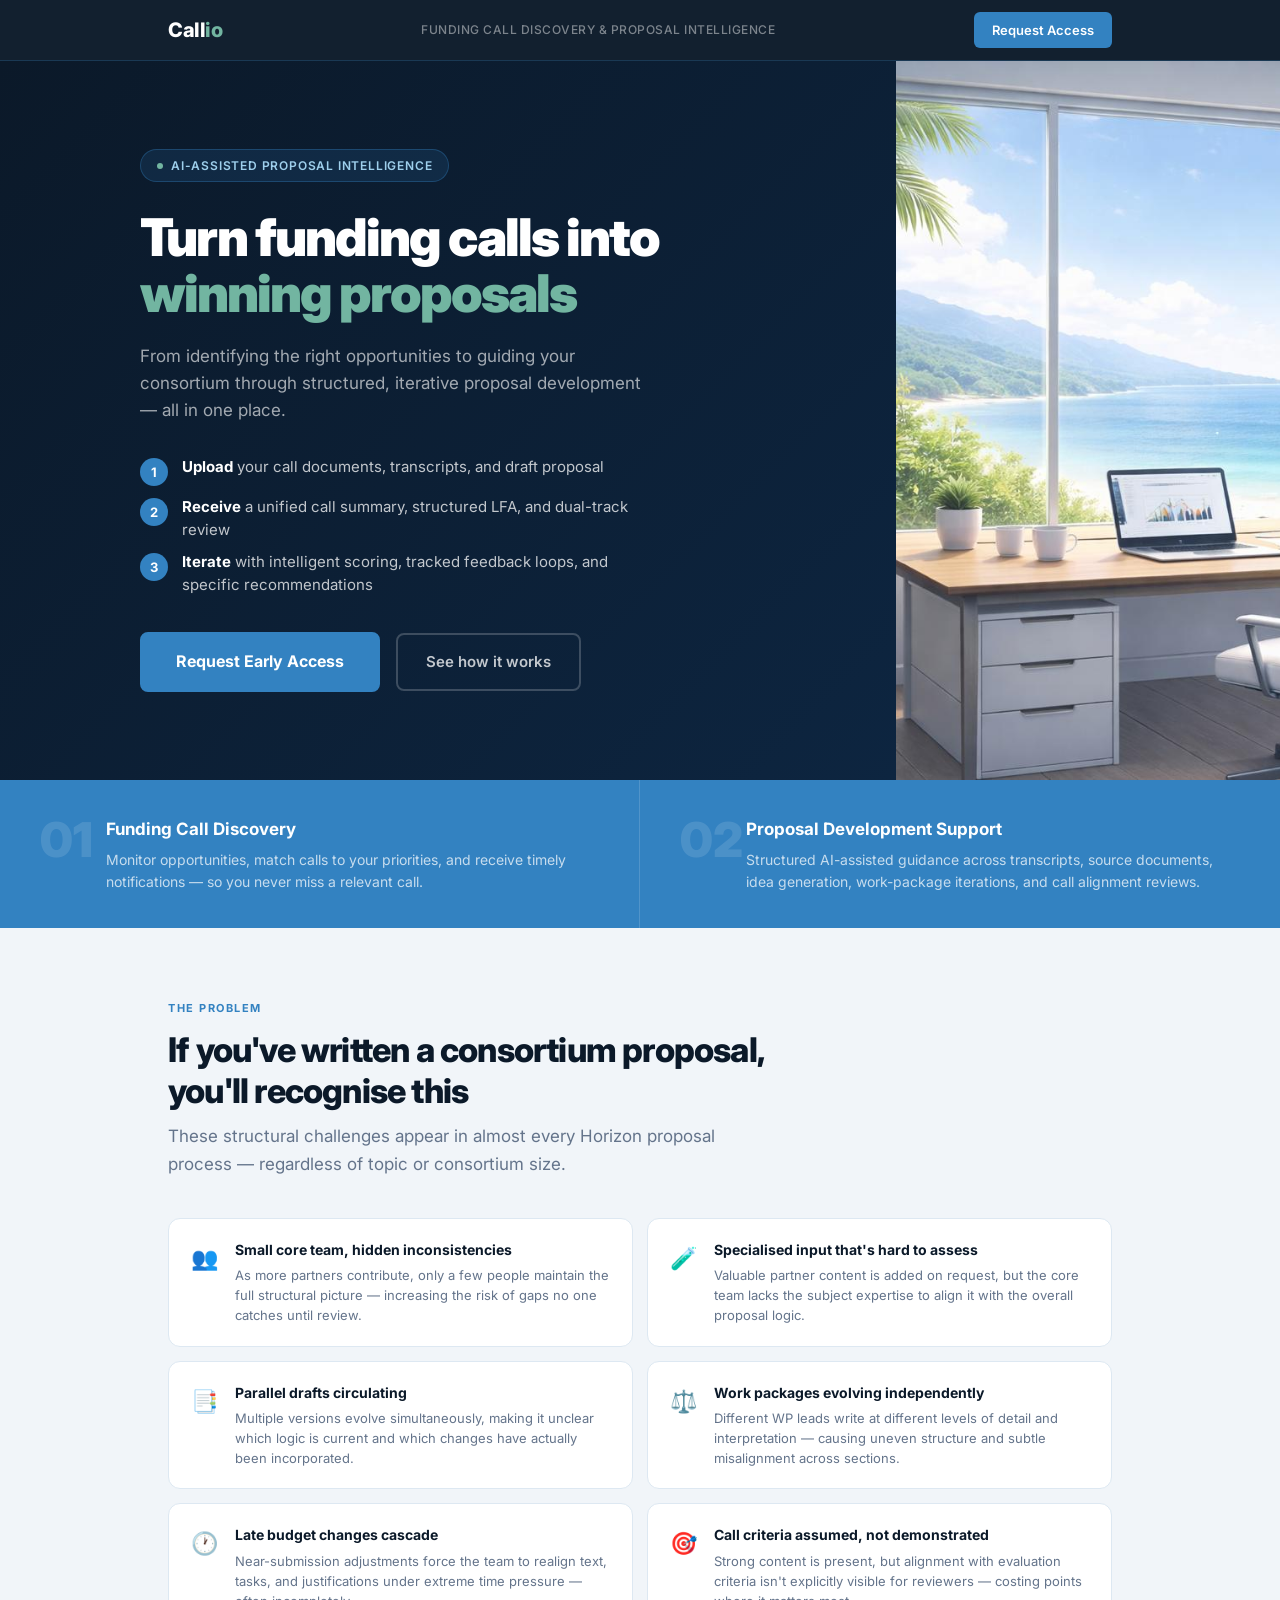
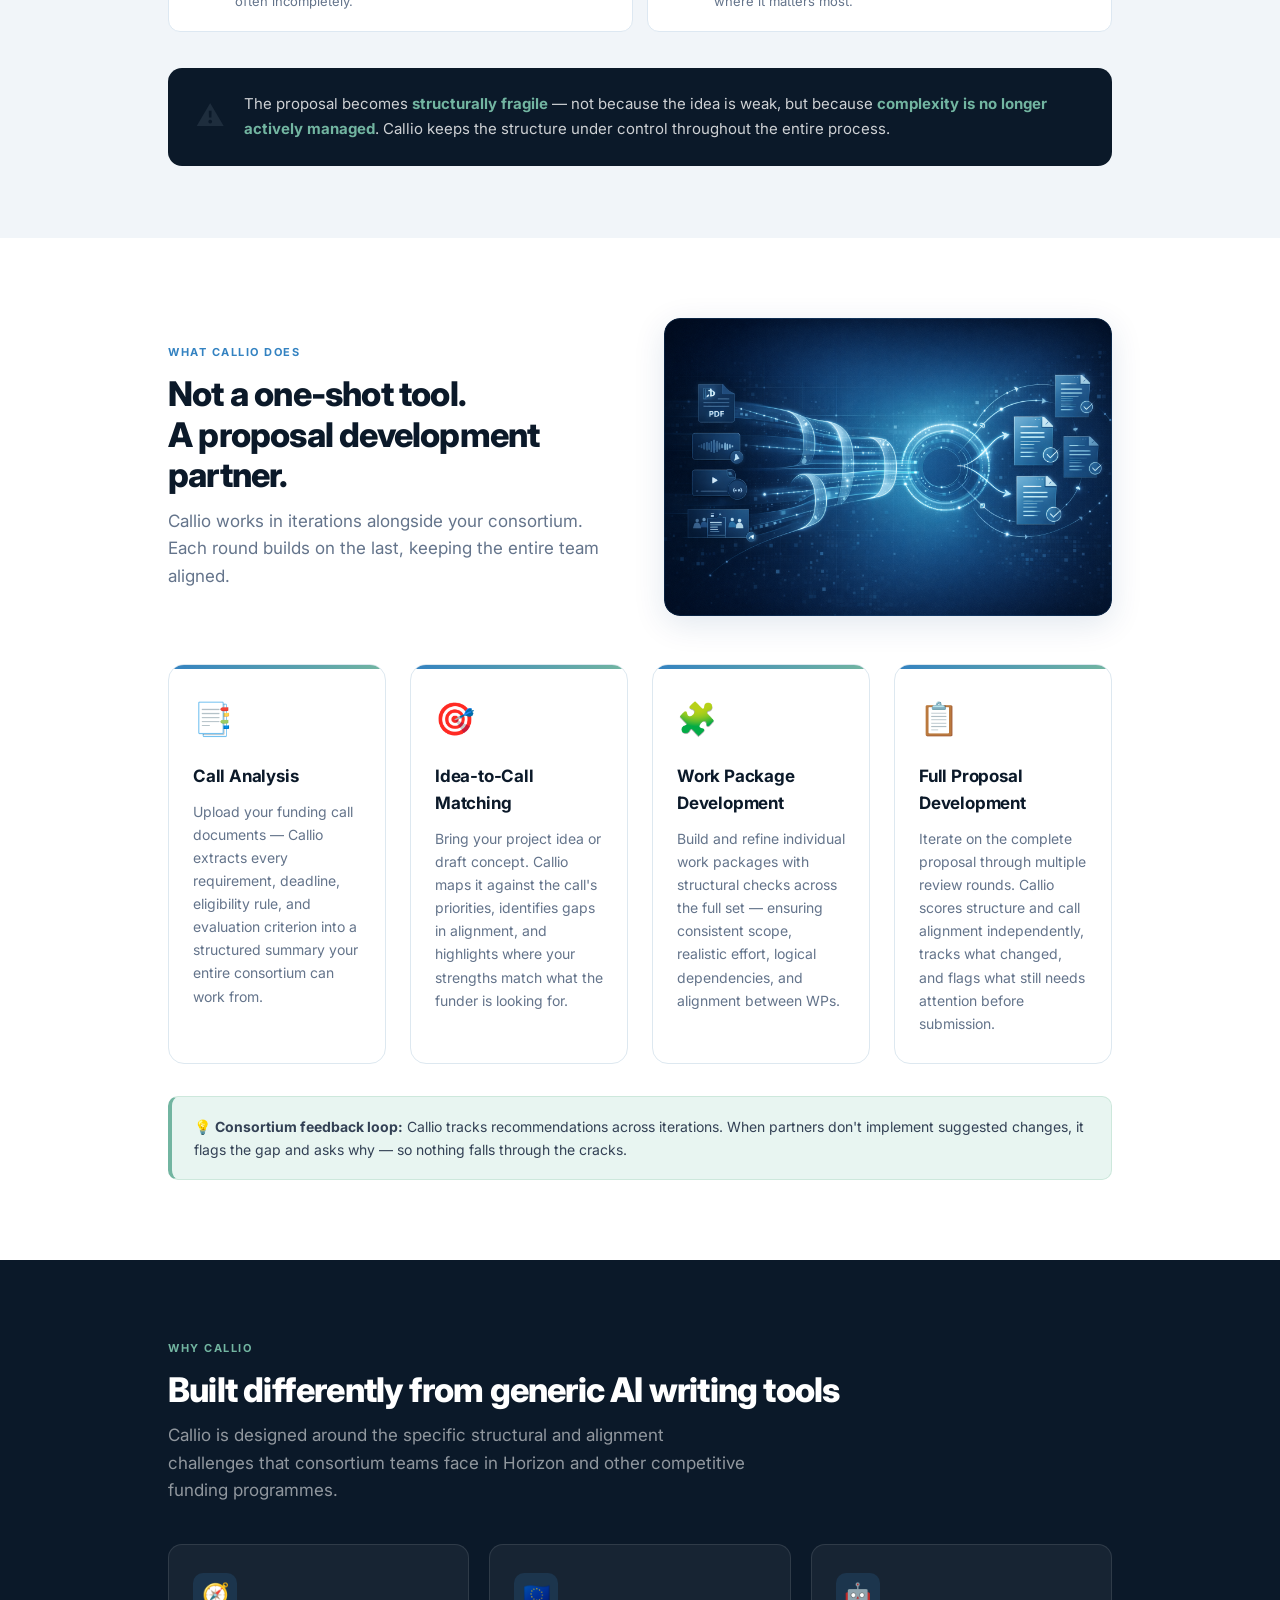
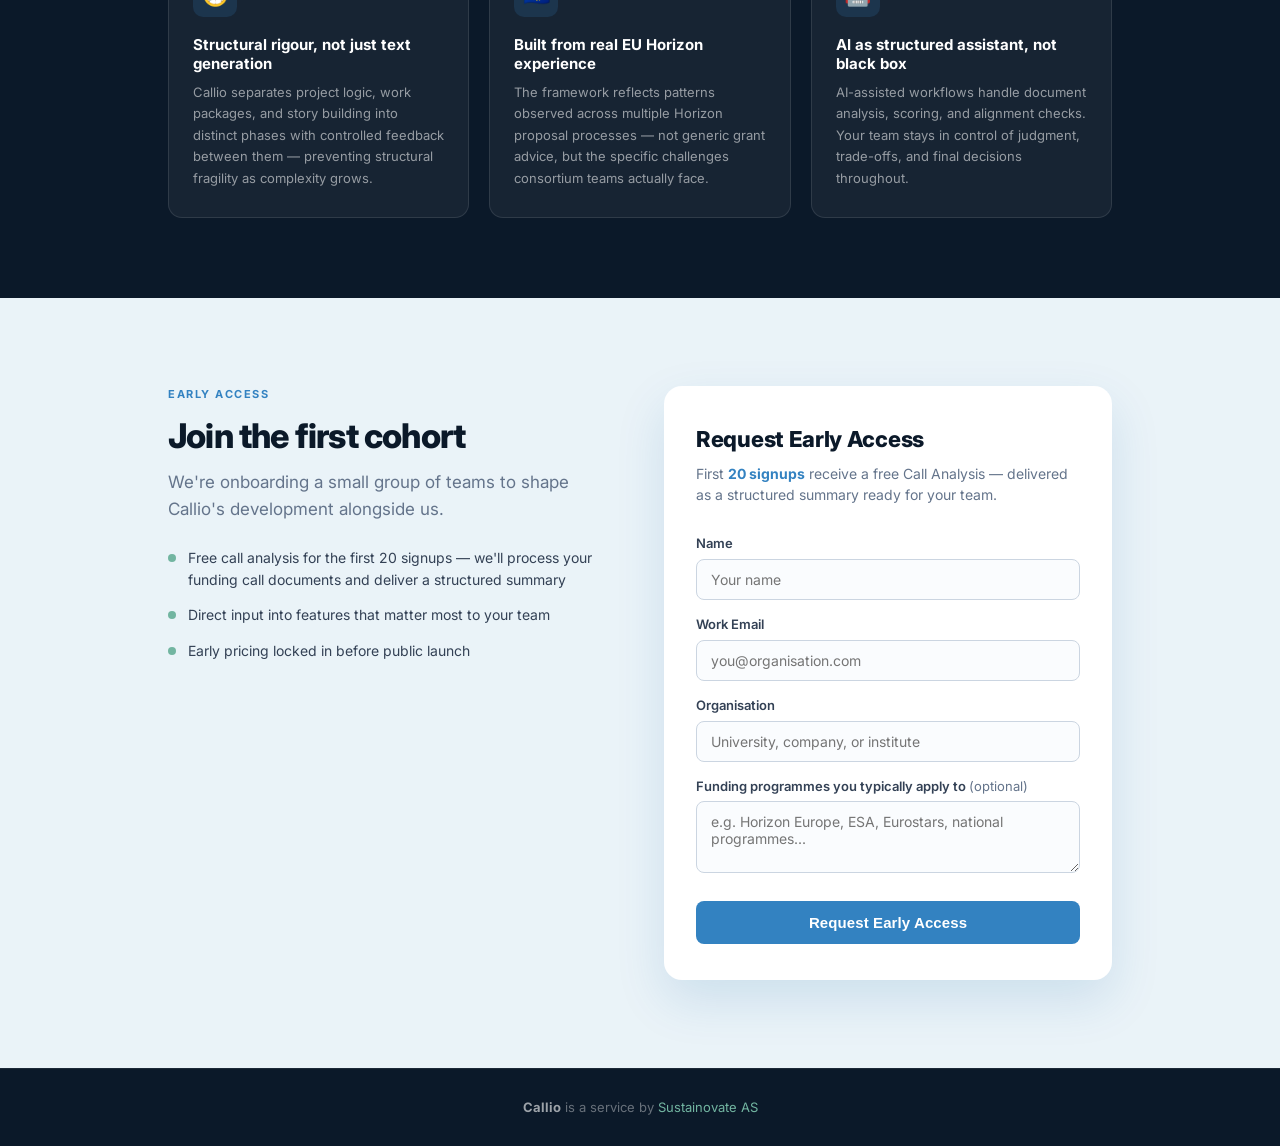
<file: index.html>
<!DOCTYPE html>
<html lang="en">
<head>
<meta charset="UTF-8">
<meta name="viewport" content="width=device-width, initial-scale=1.0">
<title>Callio — Opportunity & Proposal Intelligence</title>
<meta name="description" content="Upload your funding call documents. Get structured proposal intelligence — in hours, not weeks.">
<link rel="preconnect" href="https://fonts.googleapis.com">
<link rel="preconnect" href="https://fonts.gstatic.com" crossorigin>
<link href="https://fonts.googleapis.com/css2?family=Inter:wght@400;500;600;700;800;900&display=swap" rel="stylesheet">
<style>
*, *::before, *::after { box-sizing: border-box; margin: 0; padding: 0; }

:root {
  --sv-blue:        #3382c1;
  --sv-blue-dark:   #005ca2;
  --sv-blue-deeper: #003f73;
  --sv-green:       #72b5a1;
  --sv-green-dark:  #4a9080;
  --sv-blue-tint:   #eaf3f8;
  --sv-green-tint:  #e8f5f1;

  --dark:      #0b1929;
  --gray-900:  #1e2d3d;
  --gray-700:  #334155;
  --gray-500:  #64748b;
  --gray-300:  #cbd5e1;
  --gray-100:  #f1f5f9;
  --white:     #ffffff;
}

html { scroll-behavior: smooth; }

body {
  font-family: 'Inter', -apple-system, BlinkMacSystemFont, sans-serif;
  color: var(--gray-900);
  line-height: 1.6;
  -webkit-font-smoothing: antialiased;
  background: #fff;
}

.container {
  max-width: 1000px;
  margin: 0 auto;
  padding: 0 28px;
}

/* ===================== NAV ===================== */
nav {
  position: sticky;
  top: 0;
  z-index: 100;
  background: rgba(11, 25, 41, 0.97);
  backdrop-filter: blur(8px);
  border-bottom: 1px solid rgba(51, 130, 193, 0.25);
  padding: 0;
}
nav .container {
  display: flex;
  justify-content: space-between;
  align-items: center;
  height: 60px;
}
.logo {
  font-size: 20px;
  font-weight: 800;
  color: var(--white);
  text-decoration: none;
  letter-spacing: -0.5px;
}
.logo em {
  font-style: normal;
  color: var(--sv-green);
}
.nav-tag {
  font-size: 12px;
  font-weight: 500;
  color: rgba(255,255,255,0.45);
  letter-spacing: 0.5px;
  text-transform: uppercase;
  display: none;
}
@media (min-width: 640px) { .nav-tag { display: block; } }
.nav-cta {
  display: none;
  padding: 8px 18px;
  background: var(--sv-blue);
  color: var(--white);
  border-radius: 6px;
  font-size: 13px;
  font-weight: 600;
  text-decoration: none;
  transition: background 0.2s;
}
.nav-cta:hover { background: var(--sv-blue-dark); }
@media (min-width: 640px) { .nav-cta { display: block; } }

/* ===================== HERO ===================== */
.hero {
  display: grid;
  grid-template-columns: 1fr;
  min-height: 0;
}
@media (min-width: 800px) {
  .hero { grid-template-columns: 7fr 3fr; }
}
.hero-content {
  background: linear-gradient(135deg, var(--dark) 0%, #0d2540 100%);
  padding: 72px 40px 72px 28px;
  display: flex;
  flex-direction: column;
  justify-content: center;
}
@media (min-width: 800px) {
  .hero-content { padding: 80px 56px 80px 48px; }
}
@media (min-width: 1100px) {
  .hero-content { padding: 88px 64px 88px calc((100vw - 1000px) / 2); }
}
.hero-image {
  display: none;
  background: url('assets/hero-bg.jpg') 25% center/cover no-repeat;
  min-height: 320px;
}
@media (min-width: 800px) {
  .hero-image { display: block; min-height: 480px; }
}
.hero-eyebrow {
  display: inline-flex;
  align-items: center;
  gap: 8px;
  background: rgba(51,130,193,0.15);
  border: 1px solid rgba(51,130,193,0.35);
  border-radius: 100px;
  padding: 6px 16px;
  font-size: 12px;
  font-weight: 600;
  color: #9ecfec;
  letter-spacing: 0.8px;
  text-transform: uppercase;
  margin-bottom: 28px;
  align-self: flex-start;
}
.hero-eyebrow span {
  width: 6px; height: 6px;
  background: var(--sv-green);
  border-radius: 50%;
  display: inline-block;
}
.hero h1 {
  font-size: clamp(34px, 5vw, 52px);
  font-weight: 900;
  color: var(--white);
  letter-spacing: -2px;
  line-height: 1.08;
}
.hero h1 em {
  font-style: normal;
  color: var(--sv-green);
}
.hero-sub {
  font-size: clamp(15px, 2vw, 17px);
  color: rgba(255,255,255,0.62);
  margin-top: 20px;
  max-width: 520px;
  line-height: 1.6;
  font-weight: 400;
}
.hero-steps {
  display: flex;
  flex-direction: column;
  gap: 10px;
  max-width: 520px;
  margin: 32px 0 0;
  text-align: left;
}
.hero-step {
  display: flex;
  align-items: flex-start;
  gap: 14px;
}
.hero-step-num {
  width: 28px;
  height: 28px;
  min-width: 28px;
  background: var(--sv-blue);
  color: var(--white);
  border-radius: 50%;
  display: flex;
  align-items: center;
  justify-content: center;
  font-weight: 700;
  font-size: 13px;
  margin-top: 2px;
}
.hero-step-text {
  font-size: 15px;
  color: rgba(255,255,255,0.75);
  line-height: 1.5;
}
.hero-step-text strong {
  color: var(--white);
  font-weight: 700;
}
.hero-actions {
  display: flex;
  align-items: center;
  gap: 16px;
  margin-top: 36px;
  flex-wrap: wrap;
}
.btn-primary {
  padding: 15px 34px;
  background: var(--sv-blue);
  color: var(--white);
  font-size: 16px;
  font-weight: 700;
  border-radius: 8px;
  text-decoration: none;
  border: 2px solid var(--sv-blue);
  transition: background 0.2s, border-color 0.2s, transform 0.15s;
  display: inline-block;
}
.btn-primary:hover {
  background: var(--sv-blue-dark);
  border-color: var(--sv-blue-dark);
  transform: translateY(-2px);
}
.btn-ghost {
  padding: 15px 28px;
  color: rgba(255,255,255,0.75);
  font-size: 15px;
  font-weight: 600;
  border-radius: 8px;
  text-decoration: none;
  border: 2px solid rgba(255,255,255,0.2);
  transition: border-color 0.2s, color 0.2s;
  display: inline-block;
}
.btn-ghost:hover {
  border-color: rgba(255,255,255,0.45);
  color: var(--white);
}

/* ===================== TWO PILLARS STRIP ===================== */
.pillars {
  background: var(--sv-blue);
  padding: 0;
}
.pillar-grid {
  display: grid;
  grid-template-columns: 1fr;
}
@media (min-width: 640px) { .pillar-grid { grid-template-columns: 1fr 1fr; } }
.pillar {
  padding: 36px 40px;
  display: flex;
  align-items: flex-start;
  gap: 18px;
}
.pillar:first-child {
  border-right: 1px solid rgba(255,255,255,0.15);
}
.pillar-num {
  font-size: 48px;
  font-weight: 900;
  color: rgba(255,255,255,0.12);
  line-height: 1;
  min-width: 48px;
}
.pillar-body h3 {
  font-size: 17px;
  font-weight: 700;
  color: var(--white);
  margin-bottom: 6px;
}
.pillar-body p {
  font-size: 14px;
  color: rgba(255,255,255,0.72);
  line-height: 1.55;
}

/* ===================== PAIN ===================== */
.pain-strip {
  padding: 72px 0;
  background: var(--gray-100);
}
.section-label {
  font-size: 11px;
  font-weight: 700;
  letter-spacing: 1.5px;
  text-transform: uppercase;
  color: var(--sv-blue);
  margin-bottom: 12px;
}
.section-heading {
  font-size: clamp(24px, 4vw, 34px);
  font-weight: 800;
  color: var(--dark);
  letter-spacing: -0.8px;
  line-height: 1.2;
  margin-bottom: 12px;
}
.section-sub {
  font-size: 17px;
  color: var(--gray-500);
  max-width: 580px;
  line-height: 1.6;
  margin-bottom: 40px;
}
.pain-grid {
  display: grid;
  grid-template-columns: 1fr;
  gap: 14px;
}
@media (min-width: 640px) { .pain-grid { grid-template-columns: 1fr 1fr; } }
.pain-card {
  background: var(--white);
  border: 1px solid #dde8f2;
  border-radius: 12px;
  padding: 20px 22px;
  display: flex;
  gap: 16px;
  align-items: flex-start;
}
.pain-icon {
  font-size: 22px;
  min-width: 28px;
  margin-top: 2px;
}
.pain-card h3 {
  font-size: 14px;
  font-weight: 700;
  color: var(--dark);
  margin-bottom: 4px;
}
.pain-card p {
  font-size: 13px;
  color: var(--gray-500);
  line-height: 1.55;
}
.pain-callout {
  margin-top: 36px;
  background: var(--dark);
  border-radius: 14px;
  padding: 24px 28px;
  display: flex;
  align-items: flex-start;
  gap: 16px;
}
.pain-callout-icon {
  font-size: 28px;
  min-width: 32px;
  margin-top: 2px;
}
.pain-callout p {
  font-size: 15px;
  color: rgba(255,255,255,0.8);
  line-height: 1.65;
}
.pain-callout strong { color: var(--sv-green); }

/* ===================== CAPABILITIES ===================== */
.capabilities {
  padding: 80px 0;
  background: var(--white);
}
.cap-grid {
  display: grid;
  grid-template-columns: 1fr;
  gap: 24px;
}
@media (min-width: 640px) { .cap-grid { grid-template-columns: repeat(2, 1fr); } }
@media (min-width: 900px) { .cap-grid { grid-template-columns: repeat(4, 1fr); } }
.cap-card {
  border: 1px solid #dde8f0;
  border-radius: 16px;
  padding: 28px 24px;
  transition: transform 0.2s, box-shadow 0.2s;
  position: relative;
  overflow: hidden;
}
.cap-card::before {
  content: '';
  position: absolute;
  top: 0; left: 0; right: 0;
  height: 4px;
  background: linear-gradient(90deg, var(--sv-blue), var(--sv-green));
  border-radius: 16px 16px 0 0;
}
.cap-card:hover {
  transform: translateY(-4px);
  box-shadow: 0 16px 40px rgba(0, 92, 162, 0.12);
}
.cap-icon {
  font-size: 32px;
  margin-bottom: 18px;
  display: block;
}
.cap-card h3 {
  font-size: 17px;
  font-weight: 700;
  color: var(--dark);
  margin-bottom: 10px;
  letter-spacing: -0.2px;
}
.cap-card p {
  font-size: 14px;
  color: var(--gray-500);
  line-height: 1.65;
}
.cap-intro {
  display: grid;
  grid-template-columns: 1fr;
  gap: 36px;
  align-items: center;
  margin-bottom: 48px;
}
@media (min-width: 760px) {
  .cap-intro { grid-template-columns: 1fr 1fr; gap: 48px; }
}
.cap-intro .section-sub { margin-bottom: 0; }
.cap-intro-visual {
  position: relative;
  border-radius: 16px;
  overflow: hidden;
  box-shadow: 0 8px 32px rgba(0, 60, 115, 0.12);
}
.cap-intro-visual img {
  width: 100%;
  display: block;
  border-radius: 16px;
}
.cap-intro-visual::after {
  content: '';
  position: absolute;
  inset: 0;
  border-radius: 16px;
  border: 1px solid rgba(51, 130, 193, 0.18);
  pointer-events: none;
}
.caps-note {
  margin-top: 32px;
  border: 1px solid #cde8dc;
  border-left: 4px solid var(--sv-green);
  border-radius: 10px;
  background: var(--sv-green-tint);
  padding: 18px 22px;
}
.caps-note p {
  font-size: 14px;
  color: var(--gray-700);
  line-height: 1.65;
}

/* ===================== WHY CALLIO ===================== */
.why {
  background: var(--dark);
  padding: 80px 0;
}
.why .section-label { color: var(--sv-green); }
.why .section-heading { color: var(--white); }
.why .section-sub { color: rgba(255,255,255,0.55); }
.why-grid {
  display: grid;
  grid-template-columns: 1fr;
  gap: 20px;
}
@media (min-width: 640px) { .why-grid { grid-template-columns: repeat(3, 1fr); } }
.why-card {
  background: rgba(255,255,255,0.05);
  border: 1px solid rgba(255,255,255,0.1);
  border-radius: 14px;
  padding: 28px 24px;
  transition: background 0.2s;
}
.why-card:hover { background: rgba(51,130,193,0.12); }
.why-card-icon {
  width: 44px;
  height: 44px;
  background: rgba(51,130,193,0.18);
  border-radius: 10px;
  display: flex;
  align-items: center;
  justify-content: center;
  font-size: 22px;
  margin-bottom: 18px;
}
.why-card h3 {
  font-size: 15px;
  font-weight: 700;
  color: var(--white);
  margin-bottom: 8px;
  line-height: 1.3;
}
.why-card p {
  font-size: 13px;
  color: rgba(255,255,255,0.55);
  line-height: 1.65;
}

/* ===================== WAITLIST ===================== */
.waitlist {
  padding: 88px 0;
  background: var(--sv-blue-tint);
}
.waitlist-inner {
  display: grid;
  grid-template-columns: 1fr;
  gap: 48px;
  align-items: start;
}
@media (min-width: 760px) { .waitlist-inner { grid-template-columns: 1fr 1fr; } }
.waitlist-left .section-label { color: var(--sv-blue); }
.waitlist-left .section-heading { color: var(--dark); }
.waitlist-left .section-sub { color: var(--gray-500); margin-bottom: 24px; }
.waitlist-benefit {
  display: flex;
  align-items: flex-start;
  gap: 12px;
  margin-bottom: 14px;
}
.waitlist-benefit-dot {
  width: 8px;
  height: 8px;
  min-width: 8px;
  background: var(--sv-green);
  border-radius: 50%;
  margin-top: 7px;
}
.waitlist-benefit p {
  font-size: 14px;
  color: var(--gray-700);
  line-height: 1.55;
}
.waitlist-box {
  background: var(--white);
  border-radius: 18px;
  padding: 36px 32px;
  box-shadow: 0 20px 50px rgba(0, 92, 162, 0.13);
}
.waitlist-box h2 {
  font-size: 22px;
  font-weight: 800;
  color: var(--dark);
  margin-bottom: 6px;
  letter-spacing: -0.3px;
}
.waitlist-box .offer {
  font-size: 14px;
  color: var(--gray-500);
  margin-bottom: 28px;
  line-height: 1.5;
}
.waitlist-box .offer strong { color: var(--sv-blue); }
.form-group { margin-bottom: 14px; }
.form-group label {
  display: block;
  font-size: 13px;
  font-weight: 600;
  color: var(--gray-700);
  margin-bottom: 5px;
}
.form-group input,
.form-group textarea {
  width: 100%;
  padding: 11px 14px;
  font-size: 14px;
  border: 1.5px solid var(--gray-300);
  border-radius: 8px;
  font-family: inherit;
  color: var(--gray-900);
  background: #fafcfe;
  transition: border-color 0.2s, box-shadow 0.2s;
}
.form-group input:focus,
.form-group textarea:focus {
  outline: none;
  border-color: var(--sv-blue);
  box-shadow: 0 0 0 3px rgba(51, 130, 193, 0.15);
  background: #fff;
}
.form-group textarea { resize: vertical; min-height: 72px; }
.form-group .optional { color: var(--gray-500); font-weight: 400; }
.submit-btn {
  width: 100%;
  padding: 13px;
  background: var(--sv-blue);
  color: var(--white);
  font-size: 15px;
  font-weight: 700;
  border: none;
  border-radius: 8px;
  cursor: pointer;
  transition: background 0.2s, transform 0.15s;
  margin-top: 6px;
  letter-spacing: 0.1px;
}
.submit-btn:hover {
  background: var(--sv-blue-dark);
  transform: translateY(-1px);
}
.submit-btn:disabled { background: var(--gray-300); cursor: not-allowed; }
.form-success {
  display: none;
  text-align: center;
  padding: 24px 0;
}
.form-success .check {
  width: 56px; height: 56px;
  background: var(--sv-green-tint);
  border-radius: 50%;
  display: flex;
  align-items: center;
  justify-content: center;
  font-size: 26px;
  margin: 0 auto 14px;
  color: var(--sv-green-dark);
}
.form-success h3 { font-size: 19px; font-weight: 700; color: var(--dark); margin-bottom: 8px; }
.form-success p { font-size: 14px; color: var(--gray-500); }
.form-error {
  display: none;
  background: #fef2f2;
  border: 1px solid #fecaca;
  color: #dc2626;
  padding: 11px 14px;
  border-radius: 8px;
  font-size: 13px;
  margin-bottom: 14px;
}

/* ===================== FOOTER ===================== */
footer {
  background: var(--dark);
  padding: 28px 0;
  text-align: center;
  border-top: 1px solid rgba(255,255,255,0.07);
}
footer p { font-size: 13px; color: rgba(255,255,255,0.38); }
footer a { color: var(--sv-green); text-decoration: none; }
footer a:hover { text-decoration: underline; }
</style>
</head>
<body>

<!-- NAV -->
<nav>
  <div class="container">
    <a href="#" class="logo">Call<em>io</em></a>
    <span class="nav-tag">Funding Call Discovery &amp; Proposal Intelligence</span>
    <a href="#waitlist" class="nav-cta">Request Access</a>
  </div>
</nav>

<!-- HERO -->
<section class="hero">
  <div class="hero-content">
    <div class="hero-eyebrow"><span></span>AI-assisted proposal intelligence</div>
    <h1>Turn funding calls into <em>winning proposals</em></h1>
    <p class="hero-sub">From identifying the right opportunities to guiding your consortium through structured, iterative proposal development — all in one place.</p>
    <div class="hero-steps">
      <div class="hero-step">
        <div class="hero-step-num">1</div>
        <div class="hero-step-text"><strong>Upload</strong> your call documents, transcripts, and draft proposal</div>
      </div>
      <div class="hero-step">
        <div class="hero-step-num">2</div>
        <div class="hero-step-text"><strong>Receive</strong> a unified call summary, structured LFA, and dual-track review</div>
      </div>
      <div class="hero-step">
        <div class="hero-step-num">3</div>
        <div class="hero-step-text"><strong>Iterate</strong> with intelligent scoring, tracked feedback loops, and specific recommendations</div>
      </div>
    </div>
    <div class="hero-actions">
      <a href="#waitlist" class="btn-primary">Request Early Access</a>
      <a href="#capabilities" class="btn-ghost">See how it works</a>
    </div>
  </div>
  <div class="hero-image"></div>
</section>

<!-- TWO PILLARS -->
<div class="pillars">
  <div class="pillar-grid">
    <div class="pillar">
      <div class="pillar-num">01</div>
      <div class="pillar-body">
        <h3>Funding Call Discovery</h3>
        <p>Monitor opportunities, match calls to your priorities, and receive timely notifications — so you never miss a relevant call.</p>
      </div>
    </div>
    <div class="pillar">
      <div class="pillar-num">02</div>
      <div class="pillar-body">
        <h3>Proposal Development Support</h3>
        <p>Structured AI-assisted guidance across transcripts, source documents, idea generation, work-package iterations, and call alignment reviews.</p>
      </div>
    </div>
  </div>
</div>

<!-- PAIN -->
<section class="pain-strip">
  <div class="container">
    <div class="section-label">The Problem</div>
    <div class="section-heading">If you've written a consortium proposal,<br>you'll recognise this</div>
    <div class="section-sub">These structural challenges appear in almost every Horizon proposal process — regardless of topic or consortium size.</div>
    <div class="pain-grid">
      <div class="pain-card">
        <div class="pain-icon">👥</div>
        <div>
          <h3>Small core team, hidden inconsistencies</h3>
          <p>As more partners contribute, only a few people maintain the full structural picture — increasing the risk of gaps no one catches until review.</p>
        </div>
      </div>
      <div class="pain-card">
        <div class="pain-icon">🧪</div>
        <div>
          <h3>Specialised input that's hard to assess</h3>
          <p>Valuable partner content is added on request, but the core team lacks the subject expertise to align it with the overall proposal logic.</p>
        </div>
      </div>
      <div class="pain-card">
        <div class="pain-icon">📑</div>
        <div>
          <h3>Parallel drafts circulating</h3>
          <p>Multiple versions evolve simultaneously, making it unclear which logic is current and which changes have actually been incorporated.</p>
        </div>
      </div>
      <div class="pain-card">
        <div class="pain-icon">⚖️</div>
        <div>
          <h3>Work packages evolving independently</h3>
          <p>Different WP leads write at different levels of detail and interpretation — causing uneven structure and subtle misalignment across sections.</p>
        </div>
      </div>
      <div class="pain-card">
        <div class="pain-icon">🕐</div>
        <div>
          <h3>Late budget changes cascade</h3>
          <p>Near-submission adjustments force the team to realign text, tasks, and justifications under extreme time pressure — often incompletely.</p>
        </div>
      </div>
      <div class="pain-card">
        <div class="pain-icon">🎯</div>
        <div>
          <h3>Call criteria assumed, not demonstrated</h3>
          <p>Strong content is present, but alignment with evaluation criteria isn't explicitly visible for reviewers — costing points where it matters most.</p>
        </div>
      </div>
    </div>
    <div class="pain-callout">
      <div class="pain-callout-icon">⚠️</div>
      <p>The proposal becomes <strong>structurally fragile</strong> — not because the idea is weak, but because <strong>complexity is no longer actively managed</strong>. Callio keeps the structure under control throughout the entire process.</p>
    </div>
  </div>
</section>

<!-- CAPABILITIES -->
<section class="capabilities" id="capabilities">
  <div class="container">
    <div class="cap-intro">
      <div>
        <div class="section-label">What Callio Does</div>
        <div class="section-heading">Not a one-shot tool.<br>A proposal development partner.</div>
        <div class="section-sub">Callio works in iterations alongside your consortium. Each round builds on the last, keeping the entire team aligned.</div>
      </div>
      <div class="cap-intro-visual">
        <img src="assets/callio-flow.png" alt="Funding documents and transcripts flowing through Callio into structured, aligned proposal outputs" loading="lazy">
      </div>
    </div>
    <div class="cap-grid">
      <div class="cap-card">
        <span class="cap-icon">📑</span>
        <h3>Call Analysis</h3>
        <p>Upload your funding call documents — Callio extracts every requirement, deadline, eligibility rule, and evaluation criterion into a structured summary your entire consortium can work from.</p>
      </div>
      <div class="cap-card">
        <span class="cap-icon">🎯</span>
        <h3>Idea-to-Call Matching</h3>
        <p>Bring your project idea or draft concept. Callio maps it against the call's priorities, identifies gaps in alignment, and highlights where your strengths match what the funder is looking for.</p>
      </div>
      <div class="cap-card">
        <span class="cap-icon">🧩</span>
        <h3>Work Package Development</h3>
        <p>Build and refine individual work packages with structural checks across the full set — ensuring consistent scope, realistic effort, logical dependencies, and alignment between WPs.</p>
      </div>
      <div class="cap-card">
        <span class="cap-icon">📋</span>
        <h3>Full Proposal Development</h3>
        <p>Iterate on the complete proposal through multiple review rounds. Callio scores structure and call alignment independently, tracks what changed, and flags what still needs attention before submission.</p>
      </div>
    </div>
    <div class="caps-note">
      <p>💡 <strong>Consortium feedback loop:</strong> Callio tracks recommendations across iterations. When partners don't implement suggested changes, it flags the gap and asks why — so nothing falls through the cracks.</p>
    </div>
  </div>
</section>

<!-- WHY CALLIO -->
<section class="why">
  <div class="container">
    <div class="section-label">Why Callio</div>
    <div class="section-heading">Built differently from generic AI writing tools</div>
    <div class="section-sub">Callio is designed around the specific structural and alignment challenges that consortium teams face in Horizon and other competitive funding programmes.</div>
    <div class="why-grid">
      <div class="why-card">
        <div class="why-card-icon">🧭</div>
        <h3>Structural rigour, not just text generation</h3>
        <p>Callio separates project logic, work packages, and story building into distinct phases with controlled feedback between them — preventing structural fragility as complexity grows.</p>
      </div>
      <div class="why-card">
        <div class="why-card-icon">🇪🇺</div>
        <h3>Built from real EU Horizon experience</h3>
        <p>The framework reflects patterns observed across multiple Horizon proposal processes — not generic grant advice, but the specific challenges consortium teams actually face.</p>
      </div>
      <div class="why-card">
        <div class="why-card-icon">🤖</div>
        <h3>AI as structured assistant, not black box</h3>
        <p>AI-assisted workflows handle document analysis, scoring, and alignment checks. Your team stays in control of judgment, trade-offs, and final decisions throughout.</p>
      </div>
    </div>
  </div>
</section>

<!-- WAITLIST -->
<section class="waitlist" id="waitlist">
  <div class="container">
    <div class="waitlist-inner">
      <div class="waitlist-left">
        <div class="section-label">Early Access</div>
        <div class="section-heading">Join the first cohort</div>
        <div class="section-sub">We're onboarding a small group of teams to shape Callio's development alongside us.</div>
        <div class="waitlist-benefit">
          <div class="waitlist-benefit-dot"></div>
          <p>Free call analysis for the first 20 signups — we'll process your funding call documents and deliver a structured summary</p>
        </div>
        <div class="waitlist-benefit">
          <div class="waitlist-benefit-dot"></div>
          <p>Direct input into features that matter most to your team</p>
        </div>
        <div class="waitlist-benefit">
          <div class="waitlist-benefit-dot"></div>
          <p>Early pricing locked in before public launch</p>
        </div>
      </div>
      <div>
        <div class="waitlist-box">
          <h2>Request Early Access</h2>
          <p class="offer">First <strong>20 signups</strong> receive a free Call Analysis — delivered as a structured summary ready for your team.</p>

          <div class="form-error" id="formError"></div>

          <form id="waitlistForm">
            <div class="form-group">
              <label for="name">Name</label>
              <input type="text" id="name" name="name" required placeholder="Your name">
            </div>
            <div class="form-group">
              <label for="email">Work Email</label>
              <input type="email" id="email" name="email" required placeholder="you@organisation.com">
            </div>
            <div class="form-group">
              <label for="organization">Organisation</label>
              <input type="text" id="organization" name="organization" required placeholder="University, company, or institute">
            </div>
            <div class="form-group">
              <label for="programs">Funding programmes you typically apply to <span class="optional">(optional)</span></label>
              <textarea id="programs" name="programs" placeholder="e.g. Horizon Europe, ESA, Eurostars, national programmes..."></textarea>
            </div>
            <button type="submit" class="submit-btn" id="submitBtn">Request Early Access</button>
          </form>

          <div class="form-success" id="formSuccess">
            <div class="check">✓</div>
            <h3>You're on the list!</h3>
            <p>We'll be in touch soon to discuss your funding calls and proposal-development workflow.</p>
          </div>
        </div>
      </div>
    </div>
  </div>
</section>

<footer>
  <div class="container">
    <p><strong style="color:rgba(255,255,255,0.6)">Callio</strong> is a service by <a href="https://sustainovate.com" target="_blank">Sustainovate AS</a></p>
  </div>
</footer>

<script>
document.getElementById('waitlistForm').addEventListener('submit', async function(e) {
  e.preventDefault();
  const btn = document.getElementById('submitBtn');
  const errorEl = document.getElementById('formError');
  errorEl.style.display = 'none';
  btn.disabled = true;
  btn.textContent = 'Submitting...';
  const data = {
    name: document.getElementById('name').value.trim(),
    email: document.getElementById('email').value.trim(),
    organization: document.getElementById('organization').value.trim(),
    programs: document.getElementById('programs').value.trim(),
    timestamp: new Date().toISOString()
  };
  try {
    const res = await fetch('/api/waitlist.php', {
      method: 'POST',
      headers: { 'Content-Type': 'application/json' },
      body: JSON.stringify(data)
    });
    if (res.ok) {
      document.getElementById('waitlistForm').style.display = 'none';
      document.getElementById('formSuccess').style.display = 'block';
    } else {
      const err = await res.json().catch(() => ({}));
      throw new Error(err.message || 'Something went wrong. Please try again.');
    }
  } catch (error) {
    errorEl.textContent = error.message;
    errorEl.style.display = 'block';
    btn.disabled = false;
    btn.textContent = 'Request Early Access';
  }
});
</script>

</body>
</html>
</file>
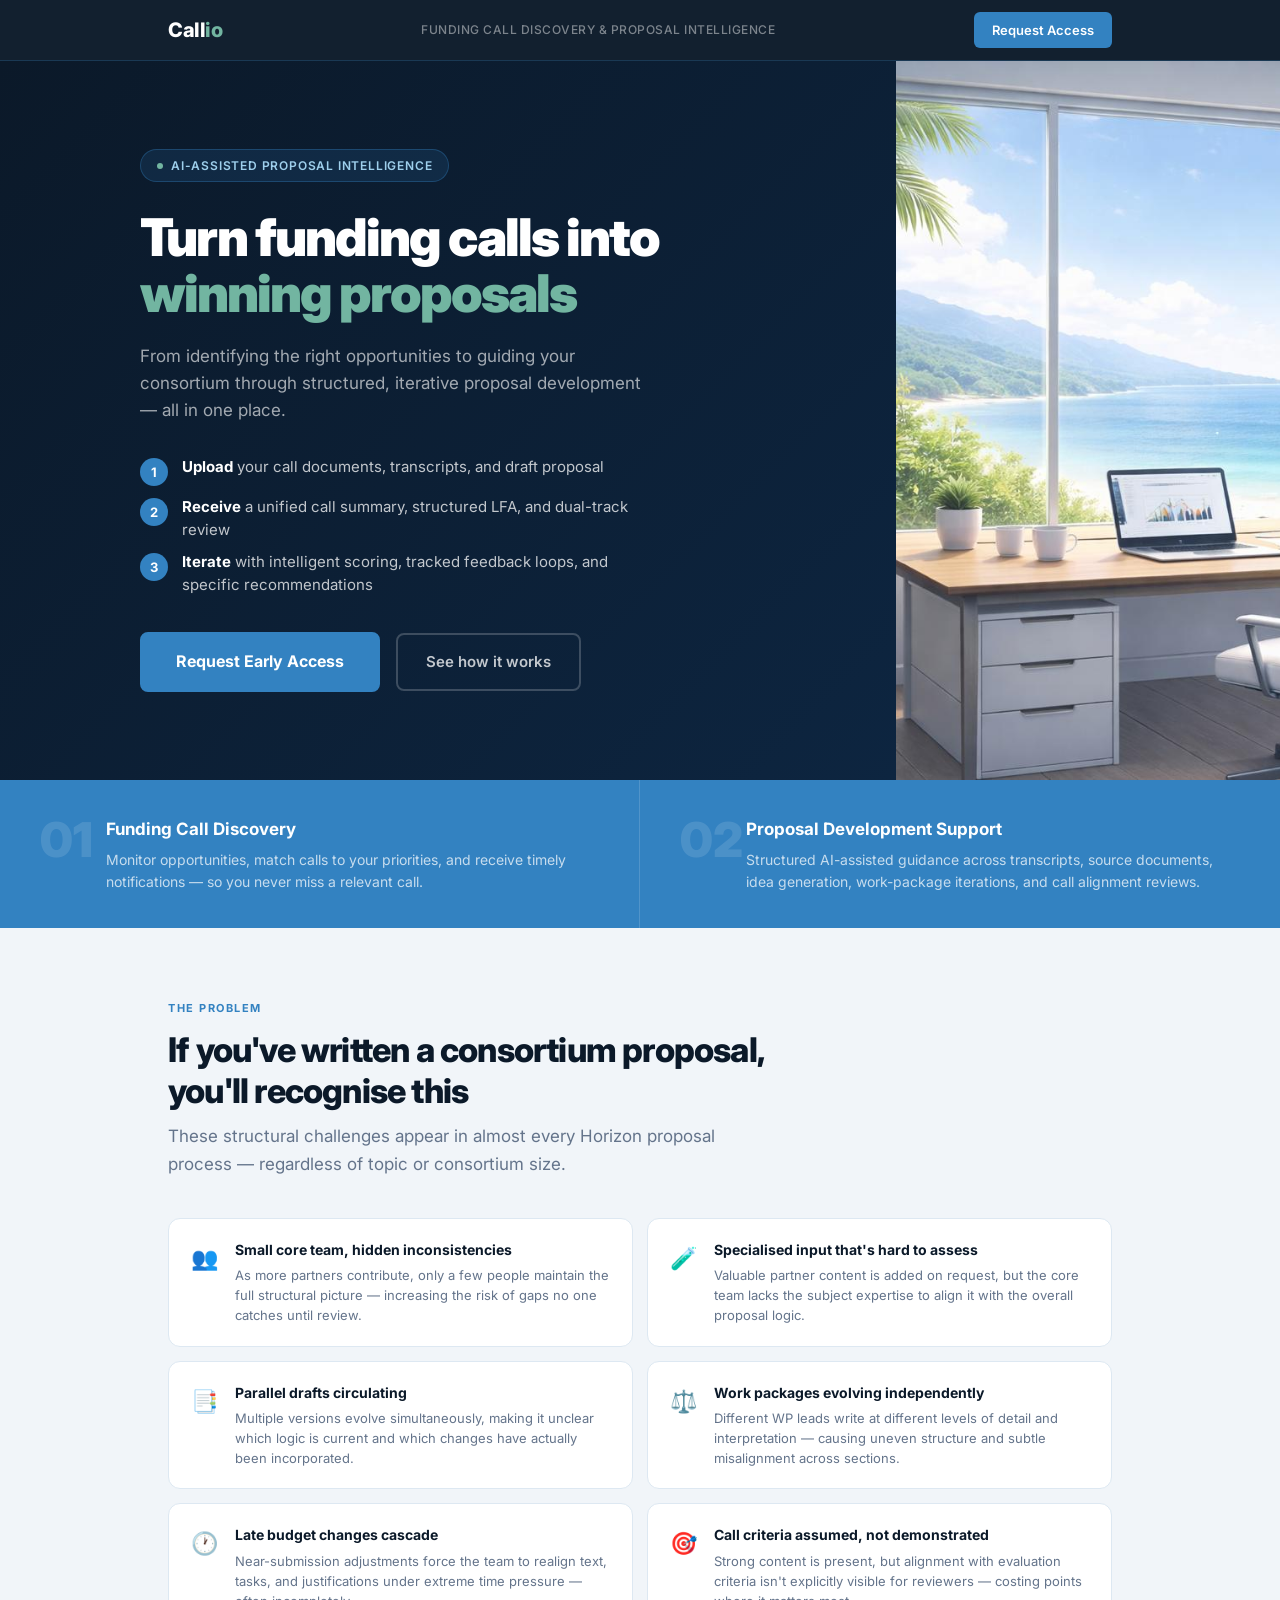
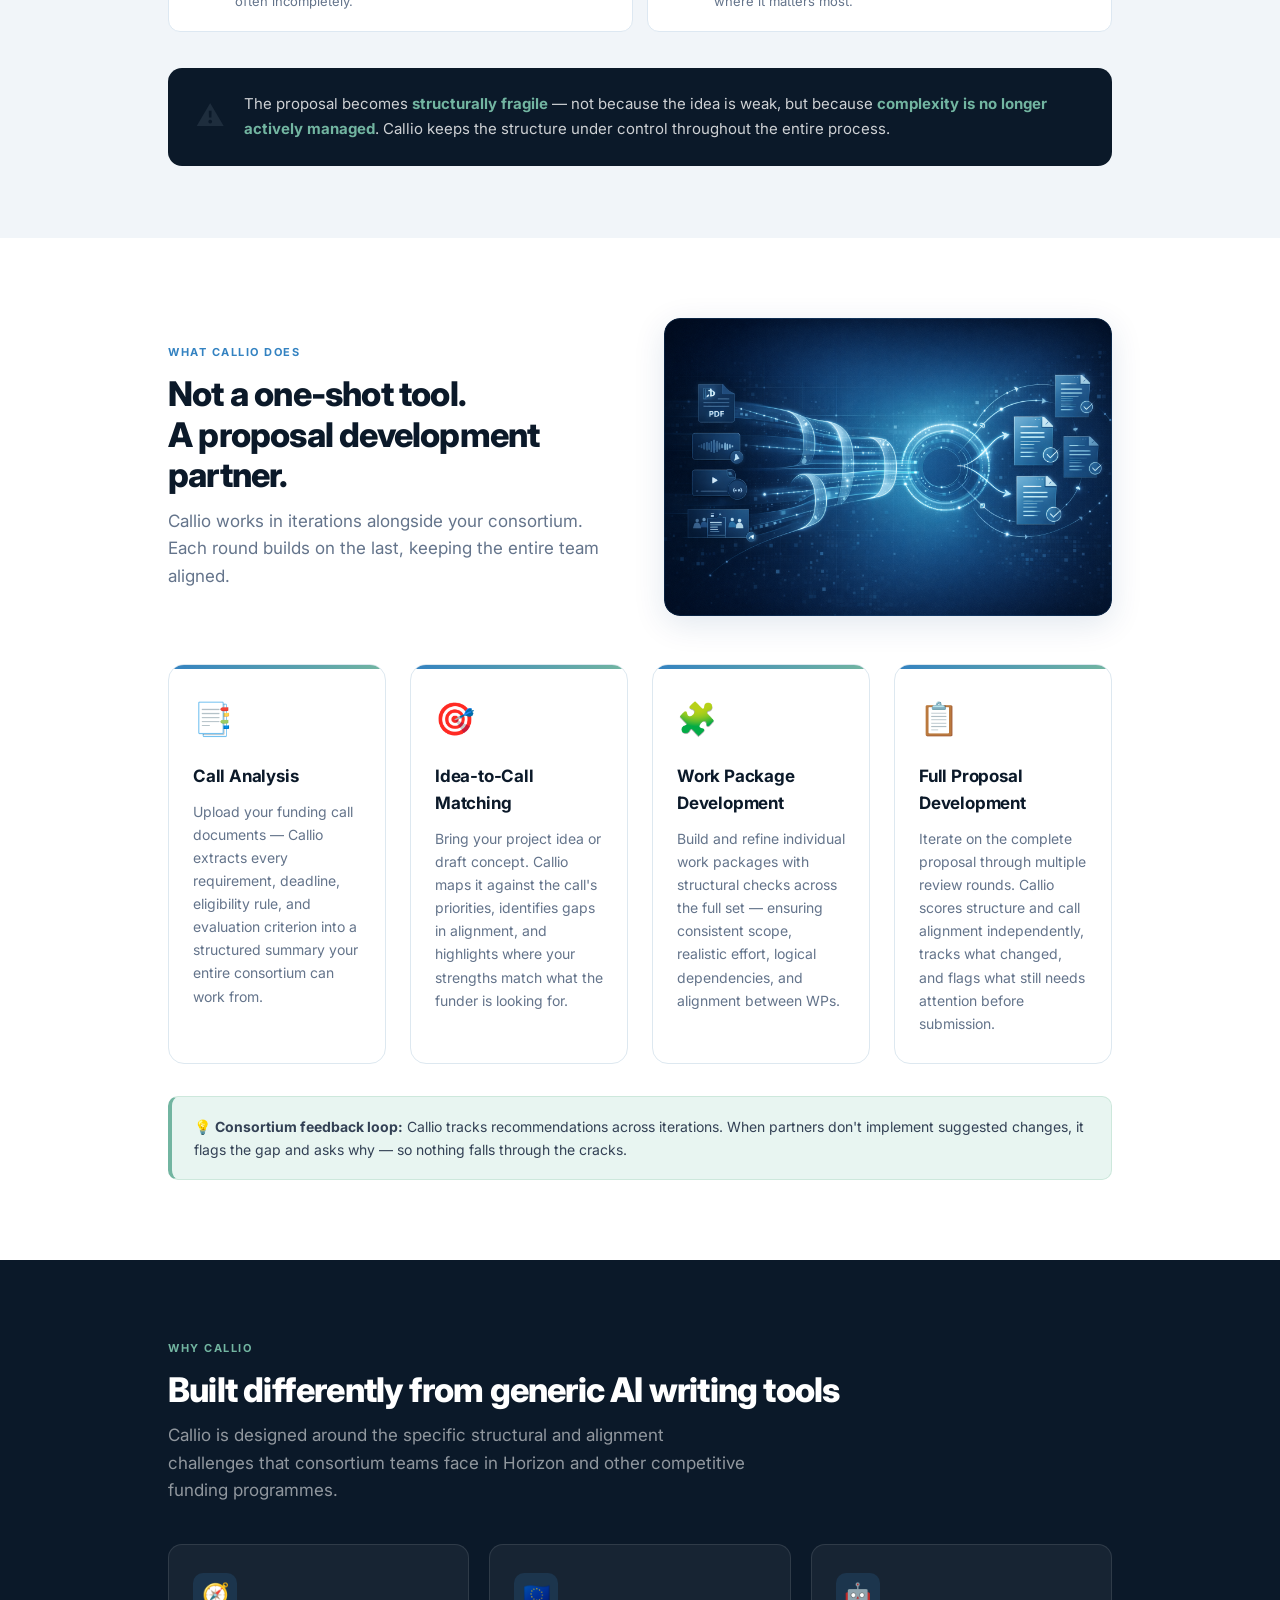
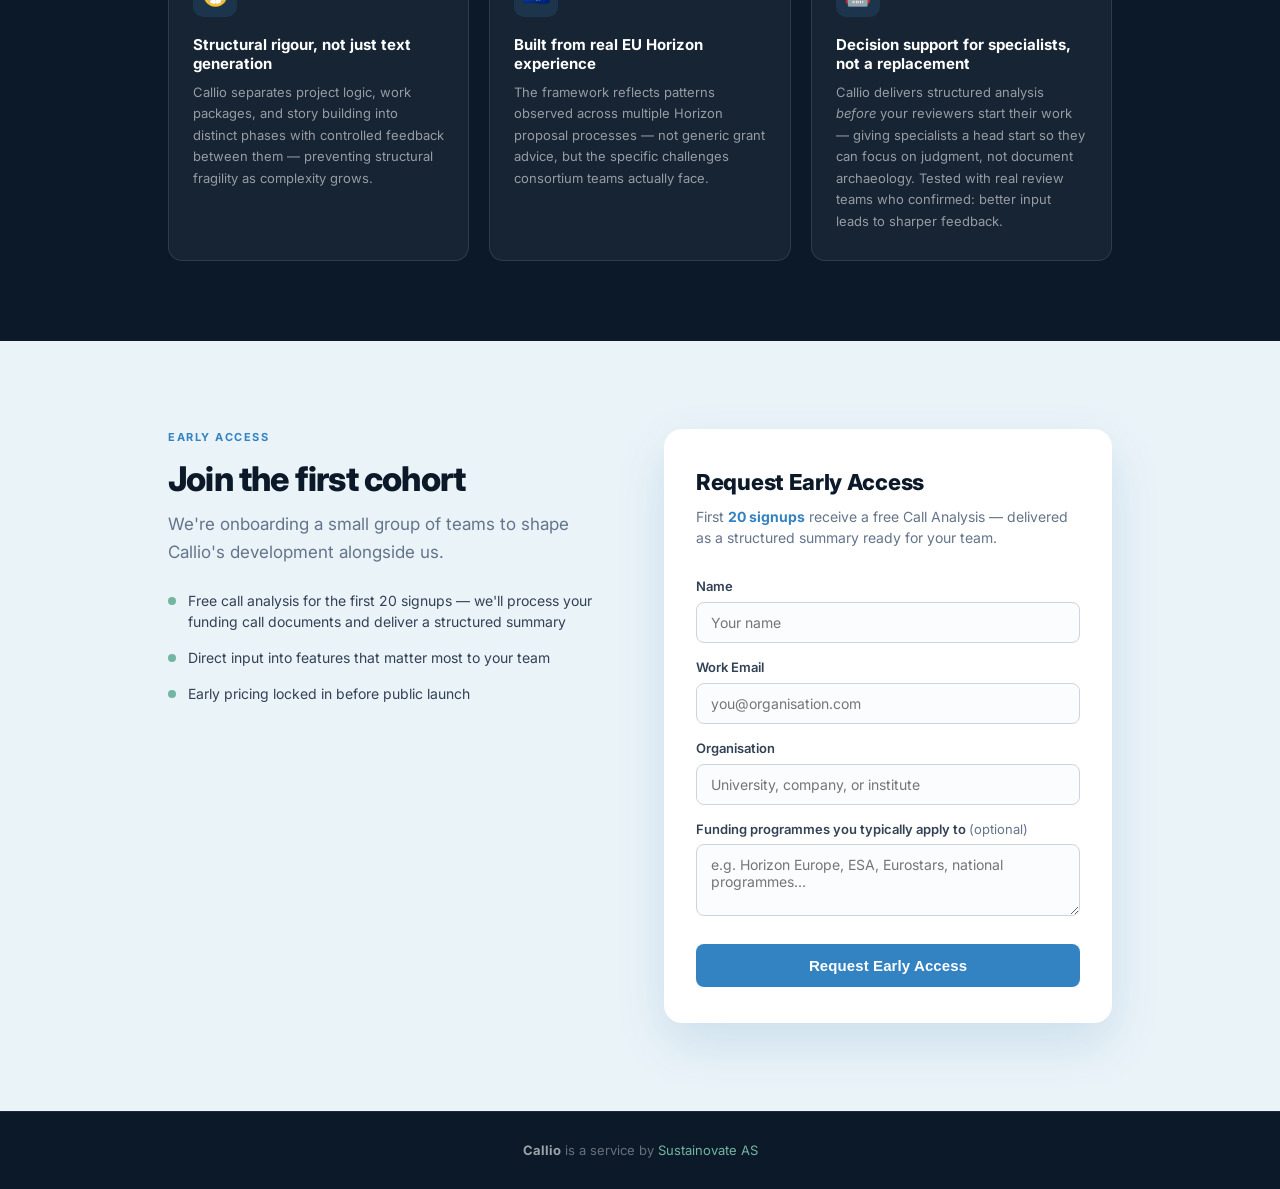
<file: website/index.html>
<!DOCTYPE html>
<html lang="en">
<head>
<meta charset="UTF-8">
<meta name="viewport" content="width=device-width, initial-scale=1.0">
<title>Callio — Opportunity & Proposal Intelligence</title>
<meta name="description" content="Upload your funding call documents. Get structured proposal intelligence — in hours, not weeks.">
<link rel="preconnect" href="https://fonts.googleapis.com">
<link rel="preconnect" href="https://fonts.gstatic.com" crossorigin>
<link href="https://fonts.googleapis.com/css2?family=Inter:wght@400;500;600;700;800;900&display=swap" rel="stylesheet">
<style>
*, *::before, *::after { box-sizing: border-box; margin: 0; padding: 0; }

:root {
  --sv-blue:        #3382c1;
  --sv-blue-dark:   #005ca2;
  --sv-blue-deeper: #003f73;
  --sv-green:       #72b5a1;
  --sv-green-dark:  #4a9080;
  --sv-blue-tint:   #eaf3f8;
  --sv-green-tint:  #e8f5f1;

  --dark:      #0b1929;
  --gray-900:  #1e2d3d;
  --gray-700:  #334155;
  --gray-500:  #64748b;
  --gray-300:  #cbd5e1;
  --gray-100:  #f1f5f9;
  --white:     #ffffff;
}

html { scroll-behavior: smooth; }

body {
  font-family: 'Inter', -apple-system, BlinkMacSystemFont, sans-serif;
  color: var(--gray-900);
  line-height: 1.6;
  -webkit-font-smoothing: antialiased;
  background: #fff;
}

.container {
  max-width: 1000px;
  margin: 0 auto;
  padding: 0 28px;
}

/* ===================== NAV ===================== */
nav {
  position: sticky;
  top: 0;
  z-index: 100;
  background: rgba(11, 25, 41, 0.97);
  backdrop-filter: blur(8px);
  border-bottom: 1px solid rgba(51, 130, 193, 0.25);
  padding: 0;
}
nav .container {
  display: flex;
  justify-content: space-between;
  align-items: center;
  height: 60px;
}
.logo {
  font-size: 20px;
  font-weight: 800;
  color: var(--white);
  text-decoration: none;
  letter-spacing: -0.5px;
}
.logo em {
  font-style: normal;
  color: var(--sv-green);
}
.nav-tag {
  font-size: 12px;
  font-weight: 500;
  color: rgba(255,255,255,0.45);
  letter-spacing: 0.5px;
  text-transform: uppercase;
  display: none;
}
@media (min-width: 640px) { .nav-tag { display: block; } }
.nav-cta {
  display: none;
  padding: 8px 18px;
  background: var(--sv-blue);
  color: var(--white);
  border-radius: 6px;
  font-size: 13px;
  font-weight: 600;
  text-decoration: none;
  transition: background 0.2s;
}
.nav-cta:hover { background: var(--sv-blue-dark); }
@media (min-width: 640px) { .nav-cta { display: block; } }

/* ===================== HERO ===================== */
.hero {
  display: grid;
  grid-template-columns: 1fr;
  min-height: 0;
}
@media (min-width: 800px) {
  .hero { grid-template-columns: 7fr 3fr; }
}
.hero-content {
  background: linear-gradient(135deg, var(--dark) 0%, #0d2540 100%);
  padding: 72px 40px 72px 28px;
  display: flex;
  flex-direction: column;
  justify-content: center;
}
@media (min-width: 800px) {
  .hero-content { padding: 80px 56px 80px 48px; }
}
@media (min-width: 1100px) {
  .hero-content { padding: 88px 64px 88px calc((100vw - 1000px) / 2); }
}
.hero-image {
  display: none;
  background: url('assets/hero-bg.jpg') 25% center/cover no-repeat;
  min-height: 320px;
}
@media (min-width: 800px) {
  .hero-image { display: block; min-height: 480px; }
}
.hero-eyebrow {
  display: inline-flex;
  align-items: center;
  gap: 8px;
  background: rgba(51,130,193,0.15);
  border: 1px solid rgba(51,130,193,0.35);
  border-radius: 100px;
  padding: 6px 16px;
  font-size: 12px;
  font-weight: 600;
  color: #9ecfec;
  letter-spacing: 0.8px;
  text-transform: uppercase;
  margin-bottom: 28px;
  align-self: flex-start;
}
.hero-eyebrow span {
  width: 6px; height: 6px;
  background: var(--sv-green);
  border-radius: 50%;
  display: inline-block;
}
.hero h1 {
  font-size: clamp(34px, 5vw, 52px);
  font-weight: 900;
  color: var(--white);
  letter-spacing: -2px;
  line-height: 1.08;
}
.hero h1 em {
  font-style: normal;
  color: var(--sv-green);
}
.hero-sub {
  font-size: clamp(15px, 2vw, 17px);
  color: rgba(255,255,255,0.62);
  margin-top: 20px;
  max-width: 520px;
  line-height: 1.6;
  font-weight: 400;
}
.hero-steps {
  display: flex;
  flex-direction: column;
  gap: 10px;
  max-width: 520px;
  margin: 32px 0 0;
  text-align: left;
}
.hero-step {
  display: flex;
  align-items: flex-start;
  gap: 14px;
}
.hero-step-num {
  width: 28px;
  height: 28px;
  min-width: 28px;
  background: var(--sv-blue);
  color: var(--white);
  border-radius: 50%;
  display: flex;
  align-items: center;
  justify-content: center;
  font-weight: 700;
  font-size: 13px;
  margin-top: 2px;
}
.hero-step-text {
  font-size: 15px;
  color: rgba(255,255,255,0.75);
  line-height: 1.5;
}
.hero-step-text strong {
  color: var(--white);
  font-weight: 700;
}
.hero-actions {
  display: flex;
  align-items: center;
  gap: 16px;
  margin-top: 36px;
  flex-wrap: wrap;
}
.btn-primary {
  padding: 15px 34px;
  background: var(--sv-blue);
  color: var(--white);
  font-size: 16px;
  font-weight: 700;
  border-radius: 8px;
  text-decoration: none;
  border: 2px solid var(--sv-blue);
  transition: background 0.2s, border-color 0.2s, transform 0.15s;
  display: inline-block;
}
.btn-primary:hover {
  background: var(--sv-blue-dark);
  border-color: var(--sv-blue-dark);
  transform: translateY(-2px);
}
.btn-ghost {
  padding: 15px 28px;
  color: rgba(255,255,255,0.75);
  font-size: 15px;
  font-weight: 600;
  border-radius: 8px;
  text-decoration: none;
  border: 2px solid rgba(255,255,255,0.2);
  transition: border-color 0.2s, color 0.2s;
  display: inline-block;
}
.btn-ghost:hover {
  border-color: rgba(255,255,255,0.45);
  color: var(--white);
}

/* ===================== TWO PILLARS STRIP ===================== */
.pillars {
  background: var(--sv-blue);
  padding: 0;
}
.pillar-grid {
  display: grid;
  grid-template-columns: 1fr;
}
@media (min-width: 640px) { .pillar-grid { grid-template-columns: 1fr 1fr; } }
.pillar {
  padding: 36px 40px;
  display: flex;
  align-items: flex-start;
  gap: 18px;
}
.pillar:first-child {
  border-right: 1px solid rgba(255,255,255,0.15);
}
.pillar-num {
  font-size: 48px;
  font-weight: 900;
  color: rgba(255,255,255,0.12);
  line-height: 1;
  min-width: 48px;
}
.pillar-body h3 {
  font-size: 17px;
  font-weight: 700;
  color: var(--white);
  margin-bottom: 6px;
}
.pillar-body p {
  font-size: 14px;
  color: rgba(255,255,255,0.72);
  line-height: 1.55;
}

/* ===================== PAIN ===================== */
.pain-strip {
  padding: 72px 0;
  background: var(--gray-100);
}
.section-label {
  font-size: 11px;
  font-weight: 700;
  letter-spacing: 1.5px;
  text-transform: uppercase;
  color: var(--sv-blue);
  margin-bottom: 12px;
}
.section-heading {
  font-size: clamp(24px, 4vw, 34px);
  font-weight: 800;
  color: var(--dark);
  letter-spacing: -0.8px;
  line-height: 1.2;
  margin-bottom: 12px;
}
.section-sub {
  font-size: 17px;
  color: var(--gray-500);
  max-width: 580px;
  line-height: 1.6;
  margin-bottom: 40px;
}
.pain-grid {
  display: grid;
  grid-template-columns: 1fr;
  gap: 14px;
}
@media (min-width: 640px) { .pain-grid { grid-template-columns: 1fr 1fr; } }
.pain-card {
  background: var(--white);
  border: 1px solid #dde8f2;
  border-radius: 12px;
  padding: 20px 22px;
  display: flex;
  gap: 16px;
  align-items: flex-start;
}
.pain-icon {
  font-size: 22px;
  min-width: 28px;
  margin-top: 2px;
}
.pain-card h3 {
  font-size: 14px;
  font-weight: 700;
  color: var(--dark);
  margin-bottom: 4px;
}
.pain-card p {
  font-size: 13px;
  color: var(--gray-500);
  line-height: 1.55;
}
.pain-callout {
  margin-top: 36px;
  background: var(--dark);
  border-radius: 14px;
  padding: 24px 28px;
  display: flex;
  align-items: flex-start;
  gap: 16px;
}
.pain-callout-icon {
  font-size: 28px;
  min-width: 32px;
  margin-top: 2px;
}
.pain-callout p {
  font-size: 15px;
  color: rgba(255,255,255,0.8);
  line-height: 1.65;
}
.pain-callout strong { color: var(--sv-green); }

/* ===================== CAPABILITIES ===================== */
.capabilities {
  padding: 80px 0;
  background: var(--white);
}
.cap-grid {
  display: grid;
  grid-template-columns: 1fr;
  gap: 24px;
}
@media (min-width: 640px) { .cap-grid { grid-template-columns: repeat(2, 1fr); } }
@media (min-width: 900px) { .cap-grid { grid-template-columns: repeat(4, 1fr); } }
.cap-card {
  border: 1px solid #dde8f0;
  border-radius: 16px;
  padding: 28px 24px;
  transition: transform 0.2s, box-shadow 0.2s;
  position: relative;
  overflow: hidden;
}
.cap-card::before {
  content: '';
  position: absolute;
  top: 0; left: 0; right: 0;
  height: 4px;
  background: linear-gradient(90deg, var(--sv-blue), var(--sv-green));
  border-radius: 16px 16px 0 0;
}
.cap-card:hover {
  transform: translateY(-4px);
  box-shadow: 0 16px 40px rgba(0, 92, 162, 0.12);
}
.cap-icon {
  font-size: 32px;
  margin-bottom: 18px;
  display: block;
}
.cap-card h3 {
  font-size: 17px;
  font-weight: 700;
  color: var(--dark);
  margin-bottom: 10px;
  letter-spacing: -0.2px;
}
.cap-card p {
  font-size: 14px;
  color: var(--gray-500);
  line-height: 1.65;
}
.cap-intro {
  display: grid;
  grid-template-columns: 1fr;
  gap: 36px;
  align-items: center;
  margin-bottom: 48px;
}
@media (min-width: 760px) {
  .cap-intro { grid-template-columns: 1fr 1fr; gap: 48px; }
}
.cap-intro .section-sub { margin-bottom: 0; }
.cap-intro-visual {
  position: relative;
  border-radius: 16px;
  overflow: hidden;
  box-shadow: 0 8px 32px rgba(0, 60, 115, 0.12);
}
.cap-intro-visual img {
  width: 100%;
  display: block;
  border-radius: 16px;
}
.cap-intro-visual::after {
  content: '';
  position: absolute;
  inset: 0;
  border-radius: 16px;
  border: 1px solid rgba(51, 130, 193, 0.18);
  pointer-events: none;
}
.caps-note {
  margin-top: 32px;
  border: 1px solid #cde8dc;
  border-left: 4px solid var(--sv-green);
  border-radius: 10px;
  background: var(--sv-green-tint);
  padding: 18px 22px;
}
.caps-note p {
  font-size: 14px;
  color: var(--gray-700);
  line-height: 1.65;
}

/* ===================== WHY CALLIO ===================== */
.why {
  background: var(--dark);
  padding: 80px 0;
}
.why .section-label { color: var(--sv-green); }
.why .section-heading { color: var(--white); }
.why .section-sub { color: rgba(255,255,255,0.55); }
.why-grid {
  display: grid;
  grid-template-columns: 1fr;
  gap: 20px;
}
@media (min-width: 640px) { .why-grid { grid-template-columns: repeat(3, 1fr); } }
.why-card {
  background: rgba(255,255,255,0.05);
  border: 1px solid rgba(255,255,255,0.1);
  border-radius: 14px;
  padding: 28px 24px;
  transition: background 0.2s;
}
.why-card:hover { background: rgba(51,130,193,0.12); }
.why-card-icon {
  width: 44px;
  height: 44px;
  background: rgba(51,130,193,0.18);
  border-radius: 10px;
  display: flex;
  align-items: center;
  justify-content: center;
  font-size: 22px;
  margin-bottom: 18px;
}
.why-card h3 {
  font-size: 15px;
  font-weight: 700;
  color: var(--white);
  margin-bottom: 8px;
  line-height: 1.3;
}
.why-card p {
  font-size: 13px;
  color: rgba(255,255,255,0.55);
  line-height: 1.65;
}

/* ===================== WAITLIST ===================== */
.waitlist {
  padding: 88px 0;
  background: var(--sv-blue-tint);
}
.waitlist-inner {
  display: grid;
  grid-template-columns: 1fr;
  gap: 48px;
  align-items: start;
}
@media (min-width: 760px) { .waitlist-inner { grid-template-columns: 1fr 1fr; } }
.waitlist-left .section-label { color: var(--sv-blue); }
.waitlist-left .section-heading { color: var(--dark); }
.waitlist-left .section-sub { color: var(--gray-500); margin-bottom: 24px; }
.waitlist-benefit {
  display: flex;
  align-items: flex-start;
  gap: 12px;
  margin-bottom: 14px;
}
.waitlist-benefit-dot {
  width: 8px;
  height: 8px;
  min-width: 8px;
  background: var(--sv-green);
  border-radius: 50%;
  margin-top: 7px;
}
.waitlist-benefit p {
  font-size: 14px;
  color: var(--gray-700);
  line-height: 1.55;
}
.waitlist-box {
  background: var(--white);
  border-radius: 18px;
  padding: 36px 32px;
  box-shadow: 0 20px 50px rgba(0, 92, 162, 0.13);
}
.waitlist-box h2 {
  font-size: 22px;
  font-weight: 800;
  color: var(--dark);
  margin-bottom: 6px;
  letter-spacing: -0.3px;
}
.waitlist-box .offer {
  font-size: 14px;
  color: var(--gray-500);
  margin-bottom: 28px;
  line-height: 1.5;
}
.waitlist-box .offer strong { color: var(--sv-blue); }
.form-group { margin-bottom: 14px; }
.form-group label {
  display: block;
  font-size: 13px;
  font-weight: 600;
  color: var(--gray-700);
  margin-bottom: 5px;
}
.form-group input,
.form-group textarea {
  width: 100%;
  padding: 11px 14px;
  font-size: 14px;
  border: 1.5px solid var(--gray-300);
  border-radius: 8px;
  font-family: inherit;
  color: var(--gray-900);
  background: #fafcfe;
  transition: border-color 0.2s, box-shadow 0.2s;
}
.form-group input:focus,
.form-group textarea:focus {
  outline: none;
  border-color: var(--sv-blue);
  box-shadow: 0 0 0 3px rgba(51, 130, 193, 0.15);
  background: #fff;
}
.form-group textarea { resize: vertical; min-height: 72px; }
.form-group .optional { color: var(--gray-500); font-weight: 400; }
.submit-btn {
  width: 100%;
  padding: 13px;
  background: var(--sv-blue);
  color: var(--white);
  font-size: 15px;
  font-weight: 700;
  border: none;
  border-radius: 8px;
  cursor: pointer;
  transition: background 0.2s, transform 0.15s;
  margin-top: 6px;
  letter-spacing: 0.1px;
}
.submit-btn:hover {
  background: var(--sv-blue-dark);
  transform: translateY(-1px);
}
.submit-btn:disabled { background: var(--gray-300); cursor: not-allowed; }
.form-success {
  display: none;
  text-align: center;
  padding: 24px 0;
}
.form-success .check {
  width: 56px; height: 56px;
  background: var(--sv-green-tint);
  border-radius: 50%;
  display: flex;
  align-items: center;
  justify-content: center;
  font-size: 26px;
  margin: 0 auto 14px;
  color: var(--sv-green-dark);
}
.form-success h3 { font-size: 19px; font-weight: 700; color: var(--dark); margin-bottom: 8px; }
.form-success p { font-size: 14px; color: var(--gray-500); }
.form-error {
  display: none;
  background: #fef2f2;
  border: 1px solid #fecaca;
  color: #dc2626;
  padding: 11px 14px;
  border-radius: 8px;
  font-size: 13px;
  margin-bottom: 14px;
}

/* ===================== FOOTER ===================== */
footer {
  background: var(--dark);
  padding: 28px 0;
  text-align: center;
  border-top: 1px solid rgba(255,255,255,0.07);
}
footer p { font-size: 13px; color: rgba(255,255,255,0.38); }
footer a { color: var(--sv-green); text-decoration: none; }
footer a:hover { text-decoration: underline; }
</style>
</head>
<body>

<!-- NAV -->
<nav>
  <div class="container">
    <a href="#" class="logo">Call<em>io</em></a>
    <span class="nav-tag">Funding Call Discovery &amp; Proposal Intelligence</span>
    <a href="#waitlist" class="nav-cta">Request Access</a>
  </div>
</nav>

<!-- HERO -->
<section class="hero">
  <div class="hero-content">
    <div class="hero-eyebrow"><span></span>AI-assisted proposal intelligence</div>
    <h1>Turn funding calls into <em>winning proposals</em></h1>
    <p class="hero-sub">From identifying the right opportunities to guiding your consortium through structured, iterative proposal development — all in one place.</p>
    <div class="hero-steps">
      <div class="hero-step">
        <div class="hero-step-num">1</div>
        <div class="hero-step-text"><strong>Upload</strong> your call documents, transcripts, and draft proposal</div>
      </div>
      <div class="hero-step">
        <div class="hero-step-num">2</div>
        <div class="hero-step-text"><strong>Receive</strong> a unified call summary, structured LFA, and dual-track review</div>
      </div>
      <div class="hero-step">
        <div class="hero-step-num">3</div>
        <div class="hero-step-text"><strong>Iterate</strong> with intelligent scoring, tracked feedback loops, and specific recommendations</div>
      </div>
    </div>
    <div class="hero-actions">
      <a href="#waitlist" class="btn-primary">Request Early Access</a>
      <a href="#capabilities" class="btn-ghost">See how it works</a>
    </div>
  </div>
  <div class="hero-image"></div>
</section>

<!-- TWO PILLARS -->
<div class="pillars">
  <div class="pillar-grid">
    <div class="pillar">
      <div class="pillar-num">01</div>
      <div class="pillar-body">
        <h3>Funding Call Discovery</h3>
        <p>Monitor opportunities, match calls to your priorities, and receive timely notifications — so you never miss a relevant call.</p>
      </div>
    </div>
    <div class="pillar">
      <div class="pillar-num">02</div>
      <div class="pillar-body">
        <h3>Proposal Development Support</h3>
        <p>Structured AI-assisted guidance across transcripts, source documents, idea generation, work-package iterations, and call alignment reviews.</p>
      </div>
    </div>
  </div>
</div>

<!-- PAIN -->
<section class="pain-strip">
  <div class="container">
    <div class="section-label">The Problem</div>
    <div class="section-heading">If you've written a consortium proposal,<br>you'll recognise this</div>
    <div class="section-sub">These structural challenges appear in almost every Horizon proposal process — regardless of topic or consortium size.</div>
    <div class="pain-grid">
      <div class="pain-card">
        <div class="pain-icon">👥</div>
        <div>
          <h3>Small core team, hidden inconsistencies</h3>
          <p>As more partners contribute, only a few people maintain the full structural picture — increasing the risk of gaps no one catches until review.</p>
        </div>
      </div>
      <div class="pain-card">
        <div class="pain-icon">🧪</div>
        <div>
          <h3>Specialised input that's hard to assess</h3>
          <p>Valuable partner content is added on request, but the core team lacks the subject expertise to align it with the overall proposal logic.</p>
        </div>
      </div>
      <div class="pain-card">
        <div class="pain-icon">📑</div>
        <div>
          <h3>Parallel drafts circulating</h3>
          <p>Multiple versions evolve simultaneously, making it unclear which logic is current and which changes have actually been incorporated.</p>
        </div>
      </div>
      <div class="pain-card">
        <div class="pain-icon">⚖️</div>
        <div>
          <h3>Work packages evolving independently</h3>
          <p>Different WP leads write at different levels of detail and interpretation — causing uneven structure and subtle misalignment across sections.</p>
        </div>
      </div>
      <div class="pain-card">
        <div class="pain-icon">🕐</div>
        <div>
          <h3>Late budget changes cascade</h3>
          <p>Near-submission adjustments force the team to realign text, tasks, and justifications under extreme time pressure — often incompletely.</p>
        </div>
      </div>
      <div class="pain-card">
        <div class="pain-icon">🎯</div>
        <div>
          <h3>Call criteria assumed, not demonstrated</h3>
          <p>Strong content is present, but alignment with evaluation criteria isn't explicitly visible for reviewers — costing points where it matters most.</p>
        </div>
      </div>
    </div>
    <div class="pain-callout">
      <div class="pain-callout-icon">⚠️</div>
      <p>The proposal becomes <strong>structurally fragile</strong> — not because the idea is weak, but because <strong>complexity is no longer actively managed</strong>. Callio keeps the structure under control throughout the entire process.</p>
    </div>
  </div>
</section>

<!-- CAPABILITIES -->
<section class="capabilities" id="capabilities">
  <div class="container">
    <div class="cap-intro">
      <div>
        <div class="section-label">What Callio Does</div>
        <div class="section-heading">Not a one-shot tool.<br>A proposal development partner.</div>
        <div class="section-sub">Callio works in iterations alongside your consortium. Each round builds on the last, keeping the entire team aligned.</div>
      </div>
      <div class="cap-intro-visual">
        <img src="assets/callio-flow.png" alt="Funding documents and transcripts flowing through Callio into structured, aligned proposal outputs" loading="lazy">
      </div>
    </div>
    <div class="cap-grid">
      <div class="cap-card">
        <span class="cap-icon">📑</span>
        <h3>Call Analysis</h3>
        <p>Upload your funding call documents — Callio extracts every requirement, deadline, eligibility rule, and evaluation criterion into a structured summary your entire consortium can work from.</p>
      </div>
      <div class="cap-card">
        <span class="cap-icon">🎯</span>
        <h3>Idea-to-Call Matching</h3>
        <p>Bring your project idea or draft concept. Callio maps it against the call's priorities, identifies gaps in alignment, and highlights where your strengths match what the funder is looking for.</p>
      </div>
      <div class="cap-card">
        <span class="cap-icon">🧩</span>
        <h3>Work Package Development</h3>
        <p>Build and refine individual work packages with structural checks across the full set — ensuring consistent scope, realistic effort, logical dependencies, and alignment between WPs.</p>
      </div>
      <div class="cap-card">
        <span class="cap-icon">📋</span>
        <h3>Full Proposal Development</h3>
        <p>Iterate on the complete proposal through multiple review rounds. Callio scores structure and call alignment independently, tracks what changed, and flags what still needs attention before submission.</p>
      </div>
    </div>
    <div class="caps-note">
      <p>💡 <strong>Consortium feedback loop:</strong> Callio tracks recommendations across iterations. When partners don't implement suggested changes, it flags the gap and asks why — so nothing falls through the cracks.</p>
    </div>
  </div>
</section>

<!-- WHY CALLIO -->
<section class="why">
  <div class="container">
    <div class="section-label">Why Callio</div>
    <div class="section-heading">Built differently from generic AI writing tools</div>
    <div class="section-sub">Callio is designed around the specific structural and alignment challenges that consortium teams face in Horizon and other competitive funding programmes.</div>
    <div class="why-grid">
      <div class="why-card">
        <div class="why-card-icon">🧭</div>
        <h3>Structural rigour, not just text generation</h3>
        <p>Callio separates project logic, work packages, and story building into distinct phases with controlled feedback between them — preventing structural fragility as complexity grows.</p>
      </div>
      <div class="why-card">
        <div class="why-card-icon">🇪🇺</div>
        <h3>Built from real EU Horizon experience</h3>
        <p>The framework reflects patterns observed across multiple Horizon proposal processes — not generic grant advice, but the specific challenges consortium teams actually face.</p>
      </div>
      <div class="why-card">
        <div class="why-card-icon">🤖</div>
        <h3>Decision support for specialists, not a replacement</h3>
        <p>Callio delivers structured analysis <em>before</em> your reviewers start their work — giving specialists a head start so they can focus on judgment, not document archaeology. Tested with real review teams who confirmed: better input leads to sharper feedback.</p>
      </div>
    </div>
  </div>
</section>

<!-- WAITLIST -->
<section class="waitlist" id="waitlist">
  <div class="container">
    <div class="waitlist-inner">
      <div class="waitlist-left">
        <div class="section-label">Early Access</div>
        <div class="section-heading">Join the first cohort</div>
        <div class="section-sub">We're onboarding a small group of teams to shape Callio's development alongside us.</div>
        <div class="waitlist-benefit">
          <div class="waitlist-benefit-dot"></div>
          <p>Free call analysis for the first 20 signups — we'll process your funding call documents and deliver a structured summary</p>
        </div>
        <div class="waitlist-benefit">
          <div class="waitlist-benefit-dot"></div>
          <p>Direct input into features that matter most to your team</p>
        </div>
        <div class="waitlist-benefit">
          <div class="waitlist-benefit-dot"></div>
          <p>Early pricing locked in before public launch</p>
        </div>
      </div>
      <div>
        <div class="waitlist-box">
          <h2>Request Early Access</h2>
          <p class="offer">First <strong>20 signups</strong> receive a free Call Analysis — delivered as a structured summary ready for your team.</p>

          <div class="form-error" id="formError"></div>

          <form id="waitlistForm">
            <div class="form-group">
              <label for="name">Name</label>
              <input type="text" id="name" name="name" required placeholder="Your name">
            </div>
            <div class="form-group">
              <label for="email">Work Email</label>
              <input type="email" id="email" name="email" required placeholder="you@organisation.com">
            </div>
            <div class="form-group">
              <label for="organization">Organisation</label>
              <input type="text" id="organization" name="organization" required placeholder="University, company, or institute">
            </div>
            <div class="form-group">
              <label for="programs">Funding programmes you typically apply to <span class="optional">(optional)</span></label>
              <textarea id="programs" name="programs" placeholder="e.g. Horizon Europe, ESA, Eurostars, national programmes..."></textarea>
            </div>
            <button type="submit" class="submit-btn" id="submitBtn">Request Early Access</button>
          </form>

          <div class="form-success" id="formSuccess">
            <div class="check">✓</div>
            <h3>You're on the list!</h3>
            <p>We'll be in touch soon to discuss your funding calls and proposal-development workflow.</p>
          </div>
        </div>
      </div>
    </div>
  </div>
</section>

<footer>
  <div class="container">
    <p><strong style="color:rgba(255,255,255,0.6)">Callio</strong> is a service by <a href="https://sustainovate.com" target="_blank">Sustainovate AS</a></p>
  </div>
</footer>

<script>
document.getElementById('waitlistForm').addEventListener('submit', async function(e) {
  e.preventDefault();
  const btn = document.getElementById('submitBtn');
  const errorEl = document.getElementById('formError');
  errorEl.style.display = 'none';
  btn.disabled = true;
  btn.textContent = 'Submitting...';
  const data = {
    name: document.getElementById('name').value.trim(),
    email: document.getElementById('email').value.trim(),
    organization: document.getElementById('organization').value.trim(),
    programs: document.getElementById('programs').value.trim(),
    timestamp: new Date().toISOString()
  };
  try {
    const res = await fetch('/api/waitlist.php', {
      method: 'POST',
      headers: { 'Content-Type': 'application/json' },
      body: JSON.stringify(data)
    });
    if (res.ok) {
      document.getElementById('waitlistForm').style.display = 'none';
      document.getElementById('formSuccess').style.display = 'block';
    } else {
      const err = await res.json().catch(() => ({}));
      throw new Error(err.message || 'Something went wrong. Please try again.');
    }
  } catch (error) {
    errorEl.textContent = error.message;
    errorEl.style.display = 'block';
    btn.disabled = false;
    btn.textContent = 'Request Early Access';
  }
});
</script>

</body>
</html>
</file>
